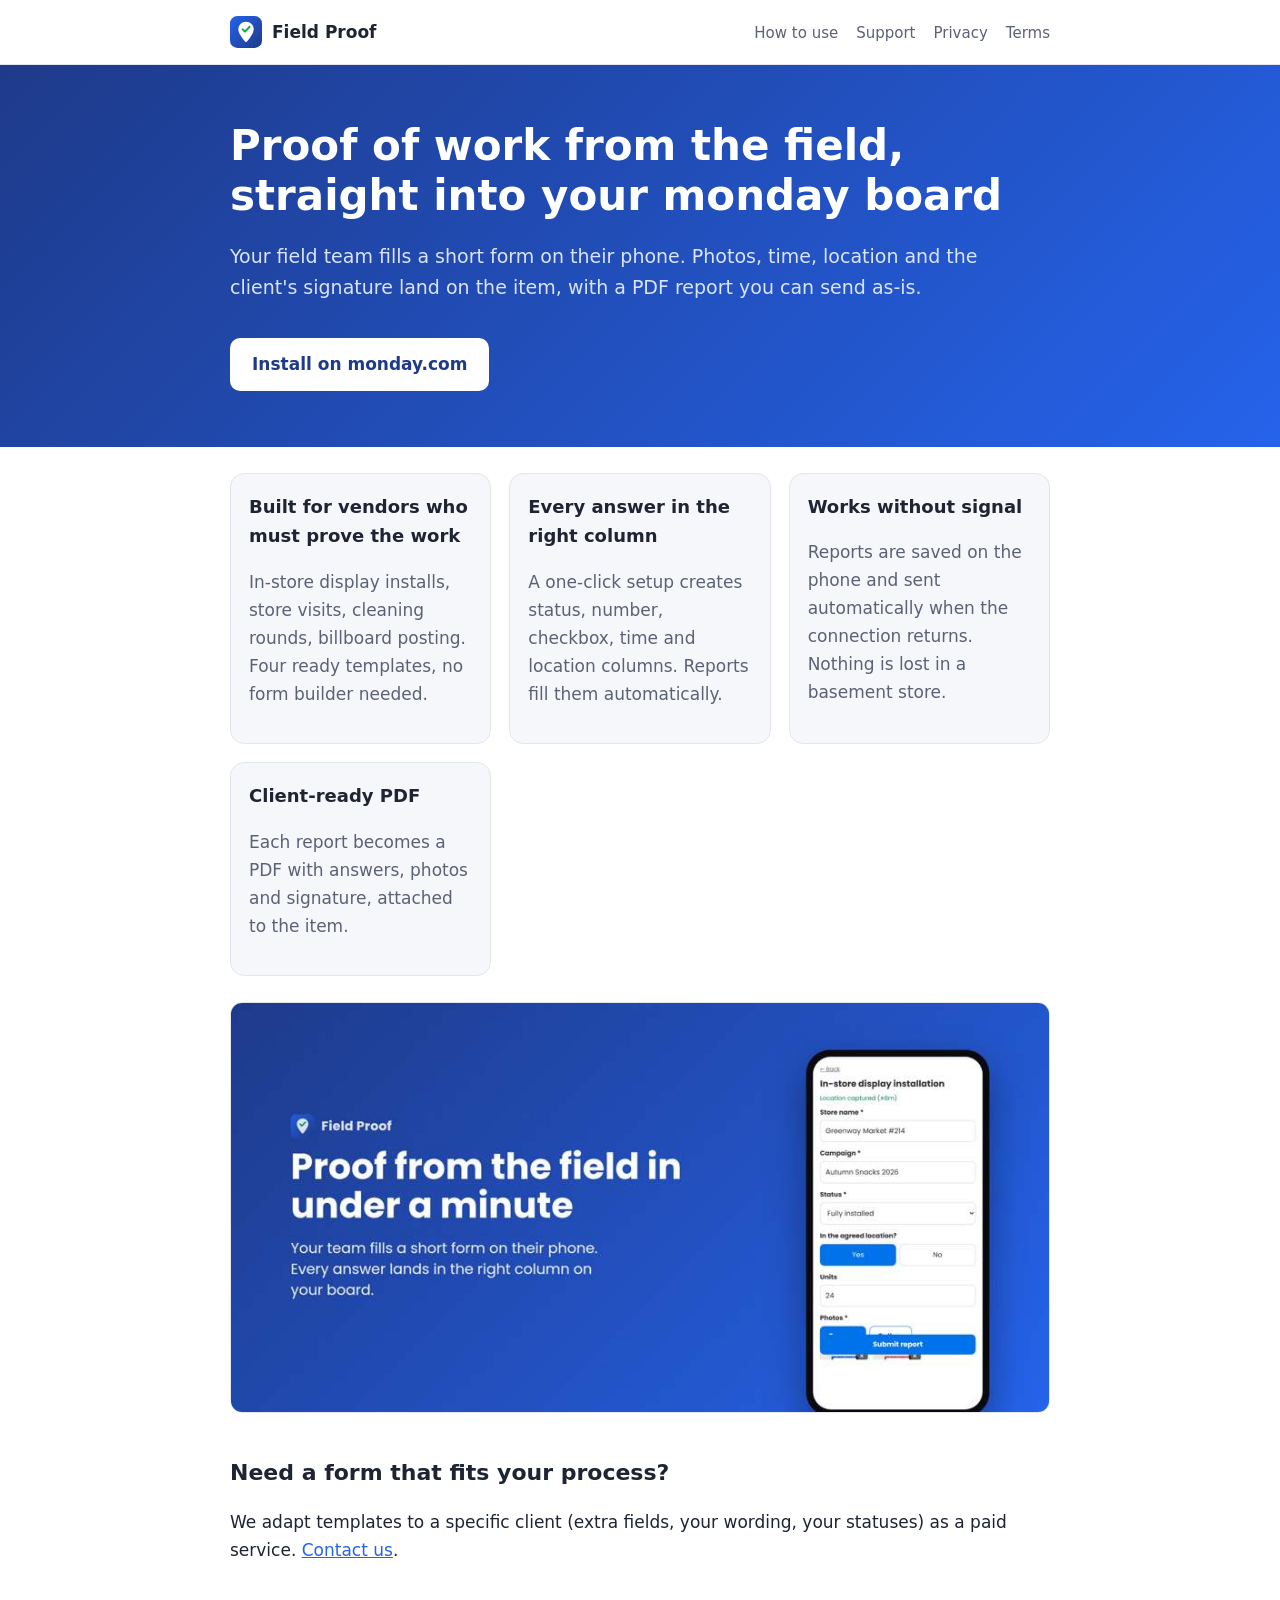
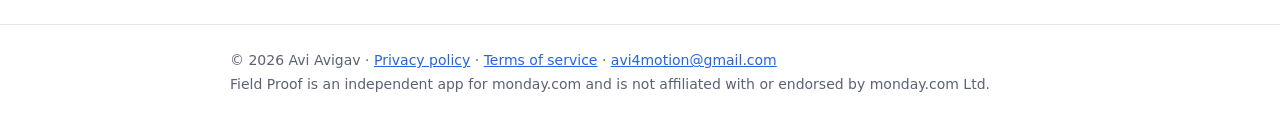
<file: index.html>
<!doctype html><html lang="en"><head><meta charset="utf-8"><meta name="viewport" content="width=device-width,initial-scale=1">
<title>Field Proof – proof of work from the field</title><meta name="description" content="Field Proof turns a phone into a proof-of-work tool for monday.com: photos, GPS, time, signature and a client-ready PDF on every item."><link rel="icon" href="icon.svg"><link rel="stylesheet" href="style.css"></head><body><header class="top"><div class="wrap"><a class="logo" href="index.html"><img src="icon.svg" alt="">Field Proof</a>
<nav><a href="how-to.html">How to use</a><a href="support.html">Support</a><a href="privacy.html">Privacy</a><a href="terms.html">Terms</a></nav></div></header>
<section class="hero"><div class="wrap">
<h1>Proof of work from the field, straight into your monday board</h1>
<p class="lead">Your field team fills a short form on their phone. Photos, time, location and the client's signature land on the item, with a PDF report you can send as-is.</p>
<a class="btn" href="#">Install on monday.com</a>
</div></section>
<main class="wrap">
<div class="grid">
<div class="card"><h3>Built for vendors who must prove the work</h3><p class="muted">In-store display installs, store visits, cleaning rounds, billboard posting. Four ready templates, no form builder needed.</p></div>
<div class="card"><h3>Every answer in the right column</h3><p class="muted">A one-click setup creates status, number, checkbox, time and location columns. Reports fill them automatically.</p></div>
<div class="card"><h3>Works without signal</h3><p class="muted">Reports are saved on the phone and sent automatically when the connection returns. Nothing is lost in a basement store.</p></div>
<div class="card"><h3>Client-ready PDF</h3><p class="muted">Each report becomes a PDF with answers, photos and signature, attached to the item.</p></div>
</div>
<img class="shot" src="hero.jpg" alt="Field Proof form on a phone">
<h2>Need a form that fits your process?</h2>
<p>We adapt templates to a specific client (extra fields, your wording, your statuses) as a paid service. <a href="support.html">Contact us</a>.</p>
</main><footer><div class="wrap">© 2026 Avi Avigav · <a href="privacy.html">Privacy policy</a> · <a href="terms.html">Terms of service</a> · <a href="mailto:avi4motion@gmail.com">avi4motion@gmail.com</a><br>Field Proof is an independent app for monday.com and is not affiliated with or endorsed by monday.com Ltd.</div></footer></body></html>
</file>
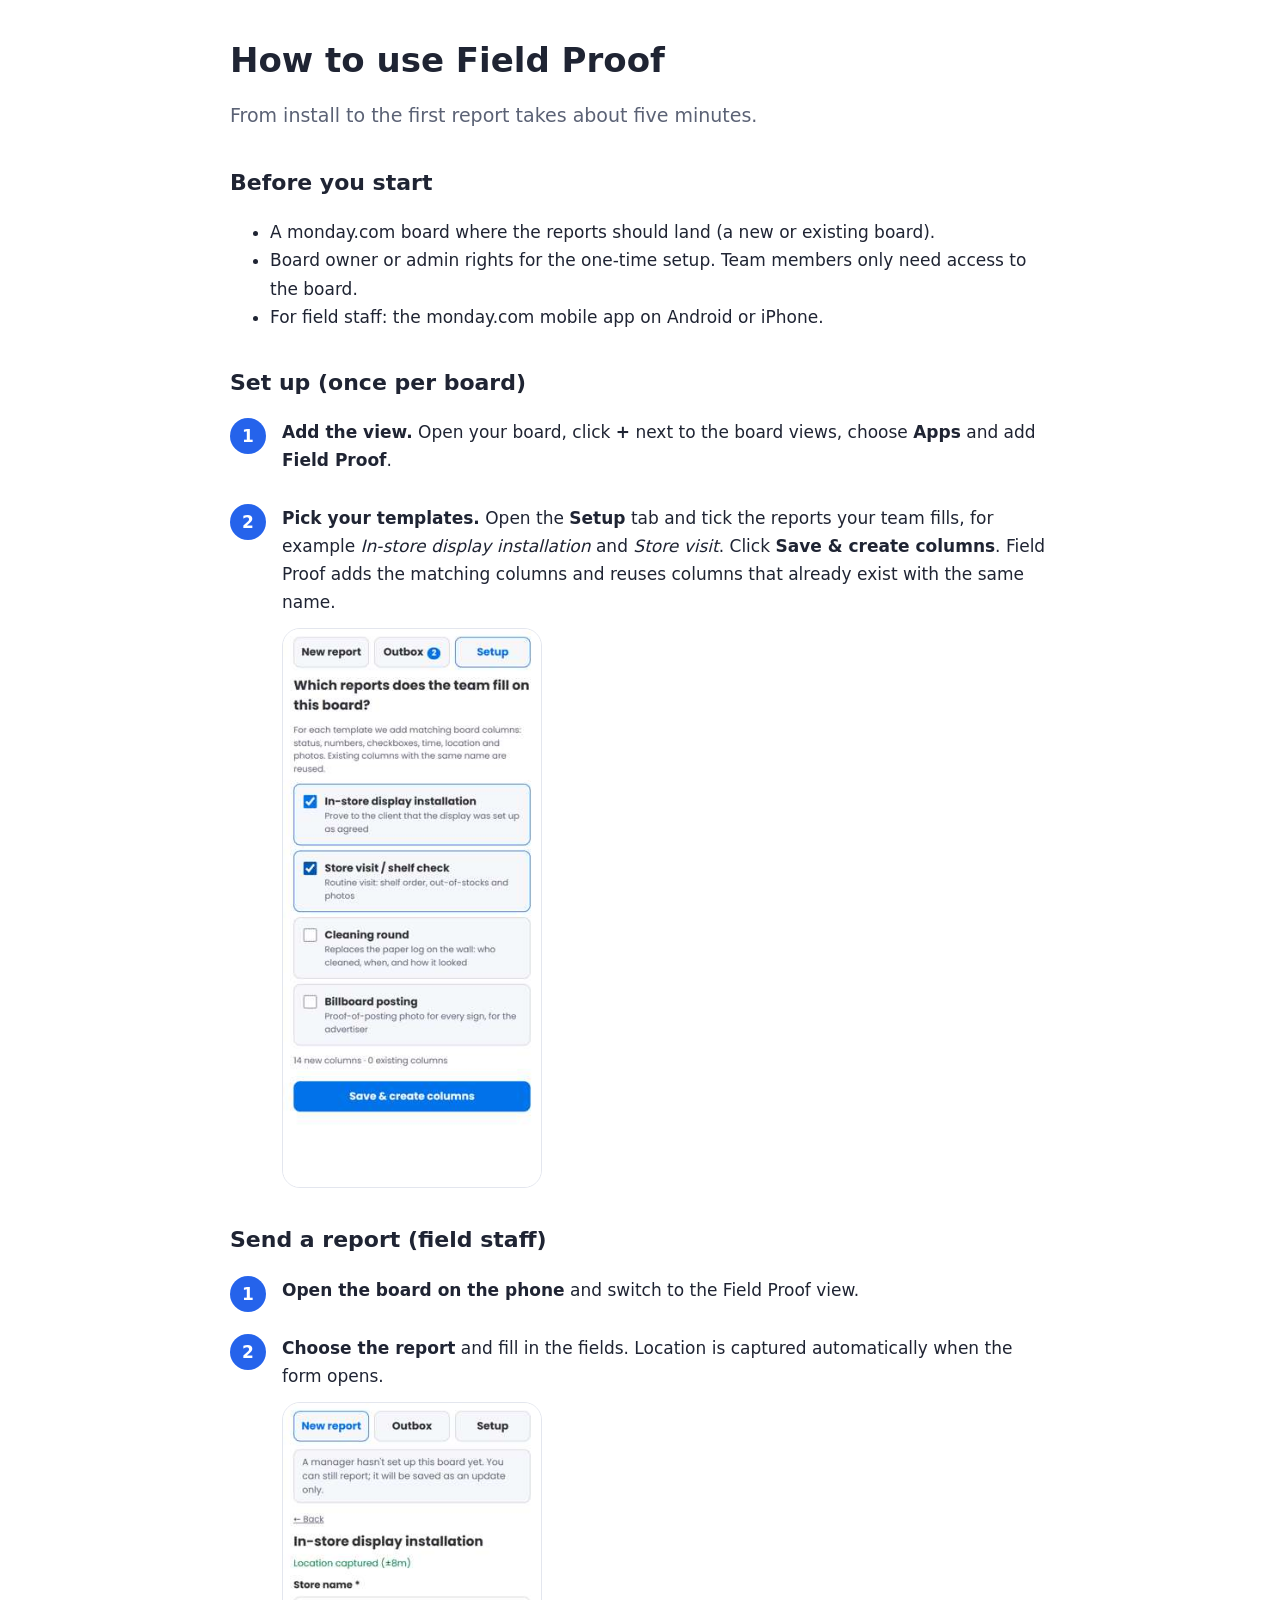
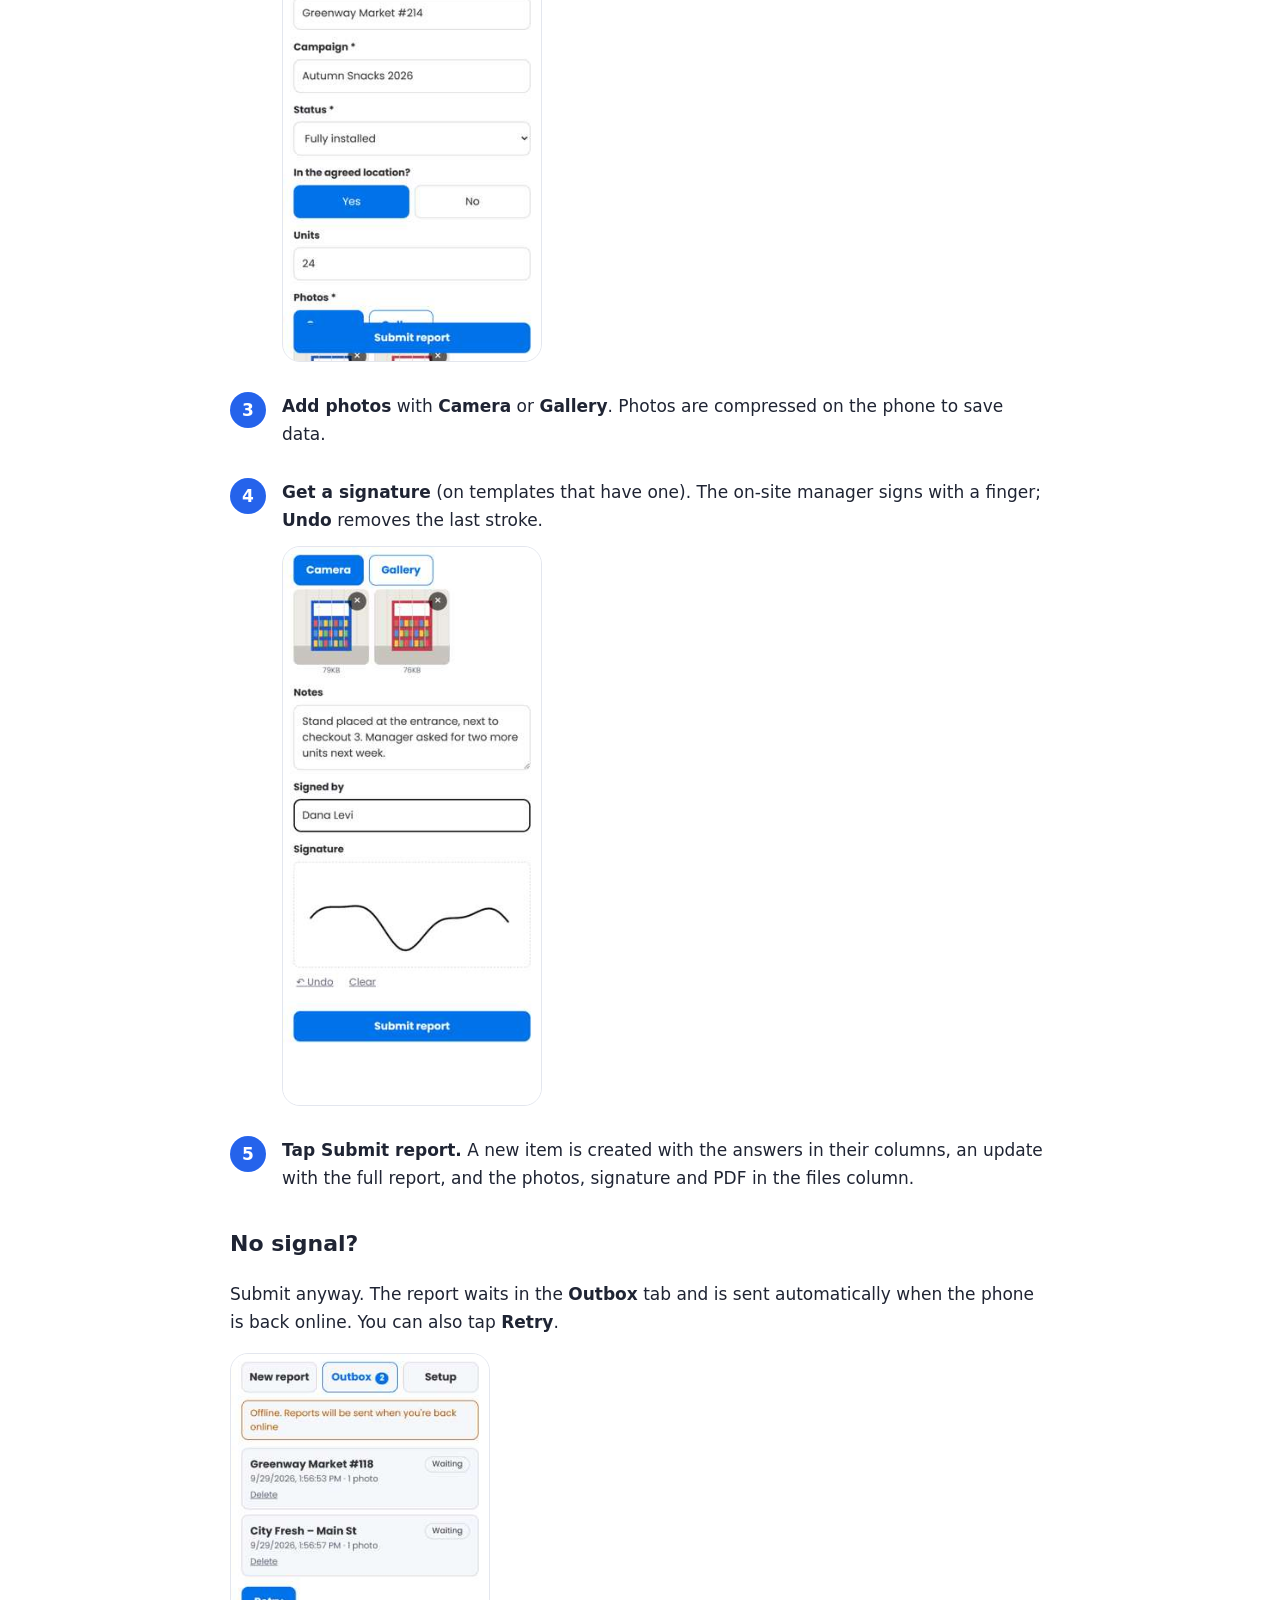
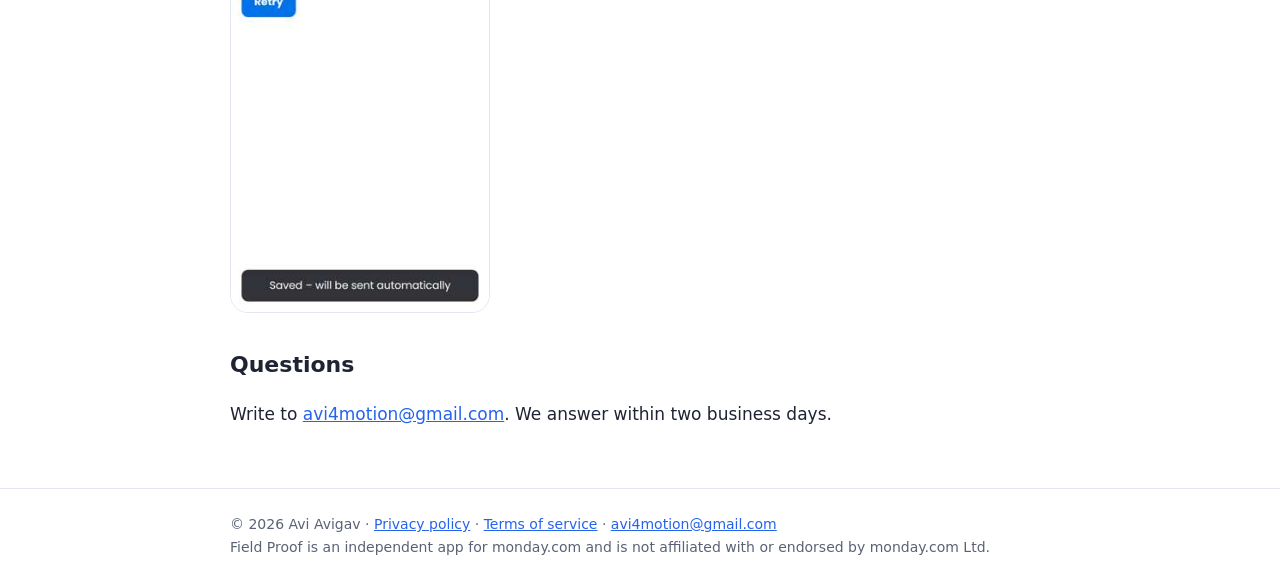
<file: how-to.html>
<!doctype html><html lang="en"><head><meta charset="utf-8"><meta name="viewport" content="width=device-width,initial-scale=1">
<title>How to use Field Proof</title><meta name="description" content="Install, set up and send your first proof-of-work report with Field Proof for monday.com."><link rel="icon" href="icon.svg"><link rel="stylesheet" href="style.css"></head><body>
<main class="wrap">
<h1>How to use Field Proof</h1>
<p class="lead">From install to the first report takes about five minutes.</p>
<h2>Before you start</h2>
<ul><li>A monday.com board where the reports should land (a new or existing board).</li>
<li>Board owner or admin rights for the one-time setup. Team members only need access to the board.</li>
<li>For field staff: the monday.com mobile app on Android or iPhone.</li></ul>
<h2>Set up (once per board)</h2>
<ol class="steps">
<li><b>Add the view.</b> Open your board, click <b>+</b> next to the board views, choose <b>Apps</b> and add <b>Field Proof</b>.</li>
<li><b>Pick your templates.</b> Open the <b>Setup</b> tab and tick the reports your team fills, for example <i>In-store display installation</i> and <i>Store visit</i>. Click <b>Save &amp; create columns</b>. Field Proof adds the matching columns and reuses columns that already exist with the same name.
<img class="phone" src="setup.jpg" alt="Setup tab"></li>
</ol>
<h2>Send a report (field staff)</h2>
<ol class="steps">
<li><b>Open the board on the phone</b> and switch to the Field Proof view.</li>
<li><b>Choose the report</b> and fill in the fields. Location is captured automatically when the form opens.
<img class="phone" src="form-top.jpg" alt="Report form"></li>
<li><b>Add photos</b> with <b>Camera</b> or <b>Gallery</b>. Photos are compressed on the phone to save data.</li>
<li><b>Get a signature</b> (on templates that have one). The on-site manager signs with a finger; <b>Undo</b> removes the last stroke.
<img class="phone" src="signature.jpg" alt="Signature"></li>
<li><b>Tap Submit report.</b> A new item is created with the answers in their columns, an update with the full report, and the photos, signature and PDF in the files column.</li>
</ol>
<h2>No signal?</h2>
<p>Submit anyway. The report waits in the <b>Outbox</b> tab and is sent automatically when the phone is back online. You can also tap <b>Retry</b>.</p>
<img class="phone" src="outbox.jpg" alt="Outbox">
<h2>Questions</h2>
<p>Write to <a href="mailto:avi4motion@gmail.com">avi4motion@gmail.com</a>. We answer within two business days.</p>
</main><footer><div class="wrap">© 2026 Avi Avigav · <a href="privacy.html">Privacy policy</a> · <a href="terms.html">Terms of service</a> · <a href="mailto:avi4motion@gmail.com">avi4motion@gmail.com</a><br>Field Proof is an independent app for monday.com and is not affiliated with or endorsed by monday.com Ltd.</div></footer></body></html>
</file>
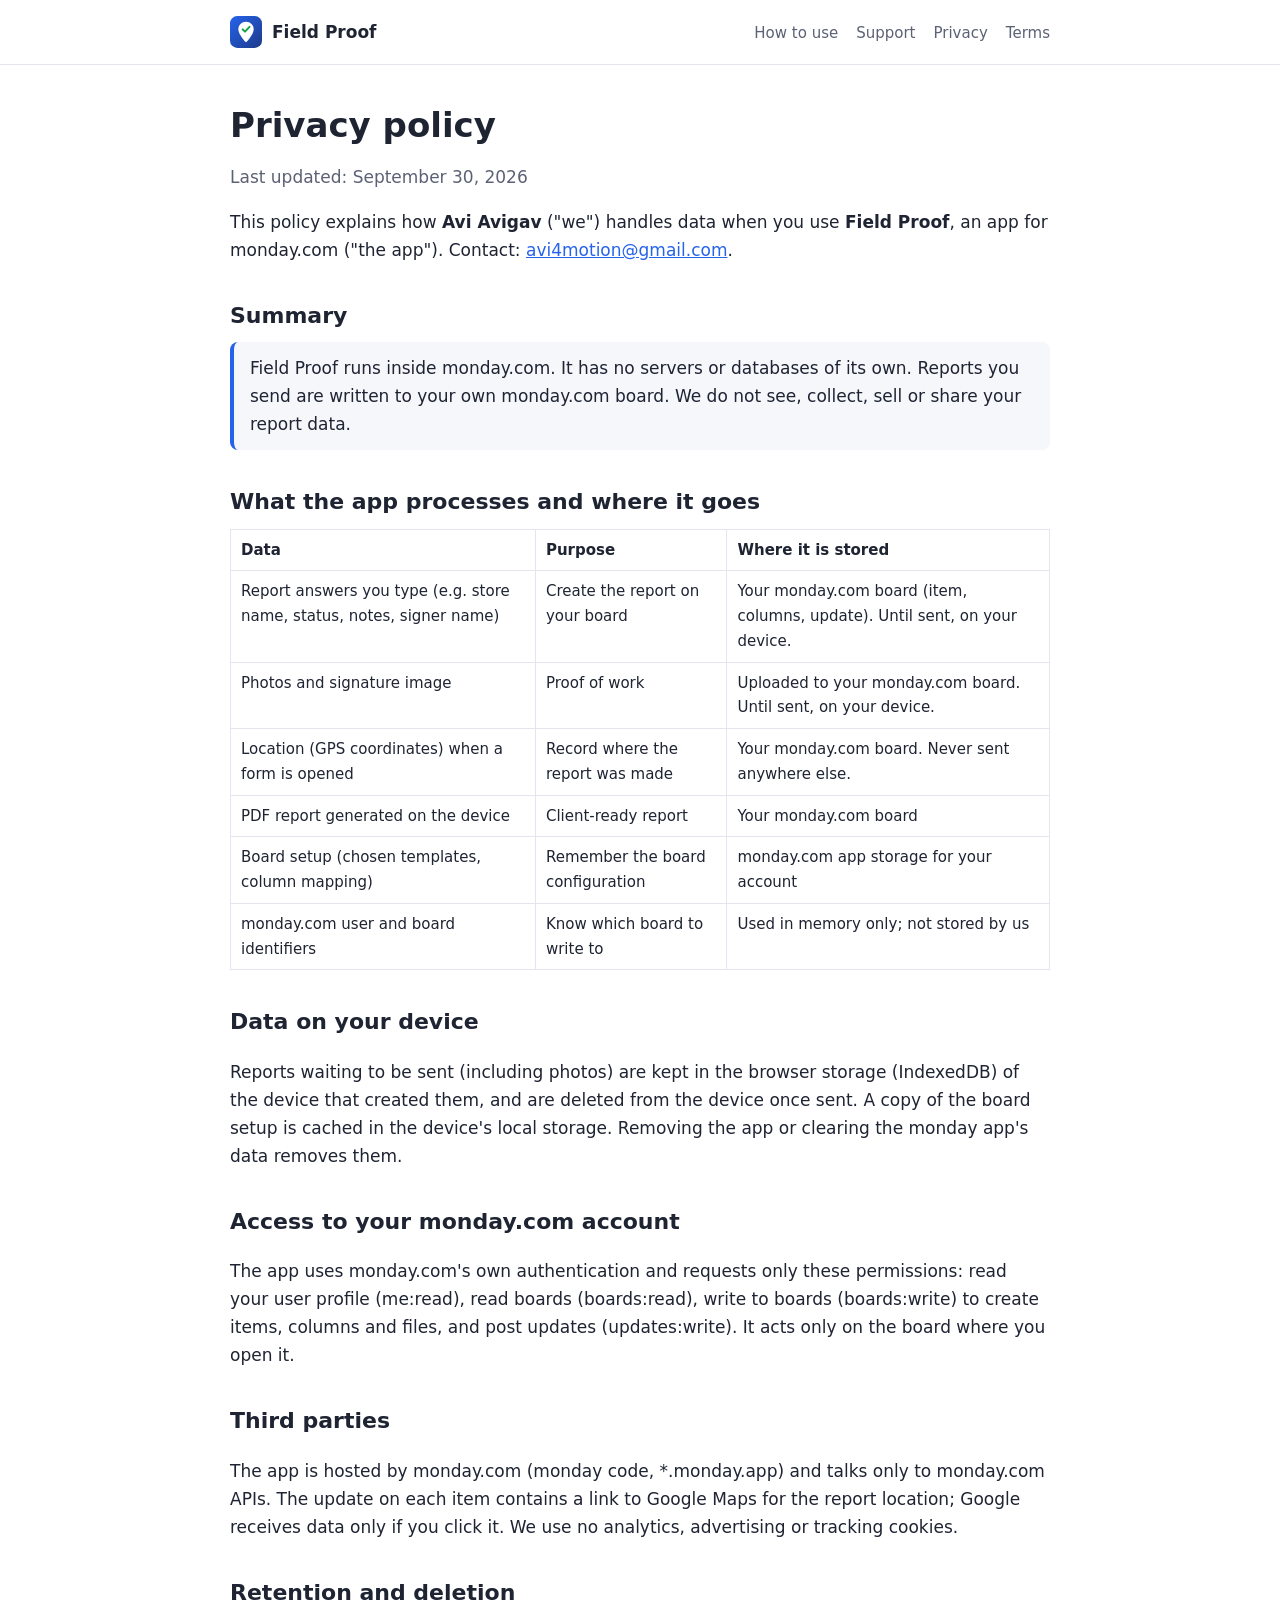
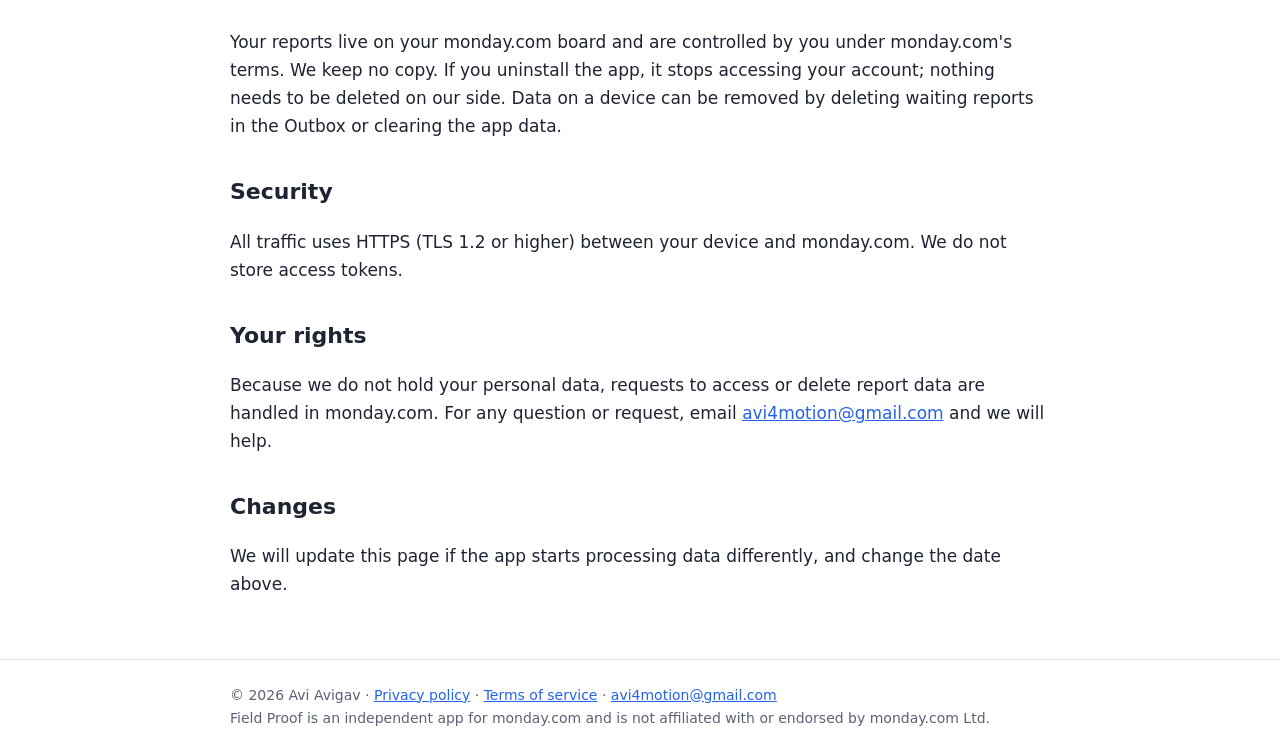
<file: privacy.html>
<!doctype html><html lang="en"><head><meta charset="utf-8"><meta name="viewport" content="width=device-width,initial-scale=1">
<title>Field Proof privacy policy</title><meta name="description" content="How Field Proof handles your data."><link rel="icon" href="icon.svg"><link rel="stylesheet" href="style.css"></head><body><header class="top"><div class="wrap"><a class="logo" href="index.html"><img src="icon.svg" alt="">Field Proof</a>
<nav><a href="how-to.html">How to use</a><a href="support.html">Support</a><a href="privacy.html">Privacy</a><a href="terms.html">Terms</a></nav></div></header>
<main class="wrap">
<h1>Privacy policy</h1>
<p class="muted">Last updated: September 30, 2026</p>
<p>This policy explains how <b>Avi Avigav</b> ("we") handles data when you use <b>Field Proof</b>, an app for monday.com ("the app"). Contact: <a href="mailto:avi4motion@gmail.com">avi4motion@gmail.com</a>.</p>
<h2>Summary</h2>
<div class="note">Field Proof runs inside monday.com. It has no servers or databases of its own. Reports you send are written to your own monday.com board. We do not see, collect, sell or share your report data.</div>
<h2>What the app processes and where it goes</h2>
<table><tr><th>Data</th><th>Purpose</th><th>Where it is stored</th></tr>
<tr><td>Report answers you type (e.g. store name, status, notes, signer name)</td><td>Create the report on your board</td><td>Your monday.com board (item, columns, update). Until sent, on your device.</td></tr>
<tr><td>Photos and signature image</td><td>Proof of work</td><td>Uploaded to your monday.com board. Until sent, on your device.</td></tr>
<tr><td>Location (GPS coordinates) when a form is opened</td><td>Record where the report was made</td><td>Your monday.com board. Never sent anywhere else.</td></tr>
<tr><td>PDF report generated on the device</td><td>Client-ready report</td><td>Your monday.com board</td></tr>
<tr><td>Board setup (chosen templates, column mapping)</td><td>Remember the board configuration</td><td>monday.com app storage for your account</td></tr>
<tr><td>monday.com user and board identifiers</td><td>Know which board to write to</td><td>Used in memory only; not stored by us</td></tr></table>
<h2>Data on your device</h2>
<p>Reports waiting to be sent (including photos) are kept in the browser storage (IndexedDB) of the device that created them, and are deleted from the device once sent. A copy of the board setup is cached in the device's local storage. Removing the app or clearing the monday app's data removes them.</p>
<h2>Access to your monday.com account</h2>
<p>The app uses monday.com's own authentication and requests only these permissions: read your user profile (me:read), read boards (boards:read), write to boards (boards:write) to create items, columns and files, and post updates (updates:write). It acts only on the board where you open it.</p>
<h2>Third parties</h2>
<p>The app is hosted by monday.com (monday code, *.monday.app) and talks only to monday.com APIs. The update on each item contains a link to Google Maps for the report location; Google receives data only if you click it. We use no analytics, advertising or tracking cookies.</p>
<h2>Retention and deletion</h2>
<p>Your reports live on your monday.com board and are controlled by you under monday.com's terms. We keep no copy. If you uninstall the app, it stops accessing your account; nothing needs to be deleted on our side. Data on a device can be removed by deleting waiting reports in the Outbox or clearing the app data.</p>
<h2>Security</h2>
<p>All traffic uses HTTPS (TLS 1.2 or higher) between your device and monday.com. We do not store access tokens.</p>
<h2>Your rights</h2>
<p>Because we do not hold your personal data, requests to access or delete report data are handled in monday.com. For any question or request, email <a href="mailto:avi4motion@gmail.com">avi4motion@gmail.com</a> and we will help.</p>
<h2>Changes</h2>
<p>We will update this page if the app starts processing data differently, and change the date above.</p>
</main><footer><div class="wrap">© 2026 Avi Avigav · <a href="privacy.html">Privacy policy</a> · <a href="terms.html">Terms of service</a> · <a href="mailto:avi4motion@gmail.com">avi4motion@gmail.com</a><br>Field Proof is an independent app for monday.com and is not affiliated with or endorsed by monday.com Ltd.</div></footer></body></html>
</file>
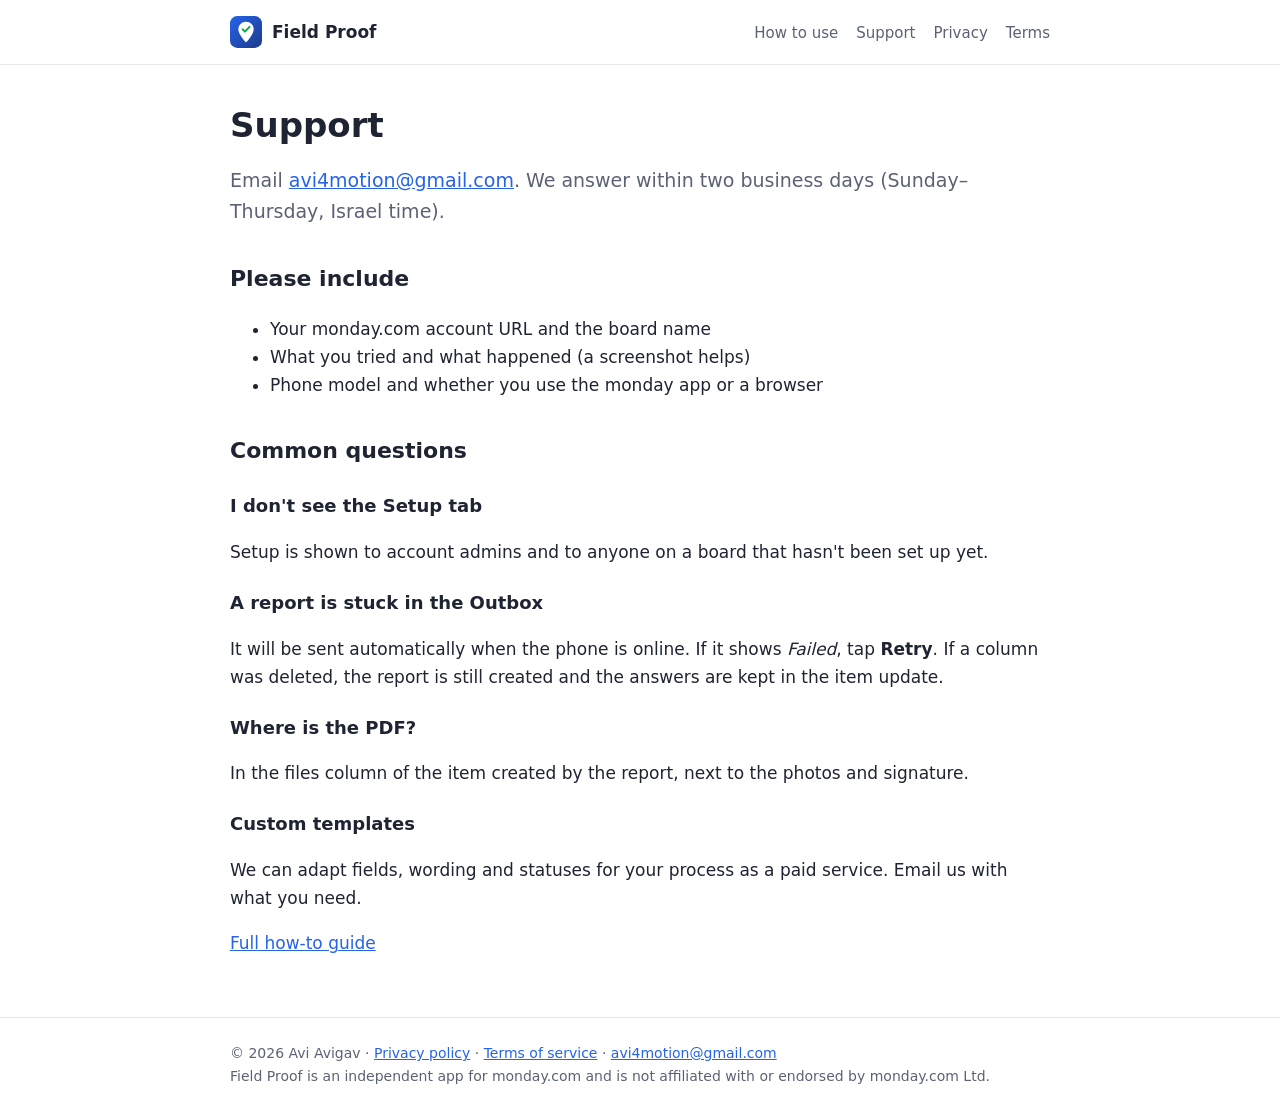
<file: support.html>
<!doctype html><html lang="en"><head><meta charset="utf-8"><meta name="viewport" content="width=device-width,initial-scale=1">
<title>Field Proof support</title><meta name="description" content="Get help with Field Proof for monday.com."><link rel="icon" href="icon.svg"><link rel="stylesheet" href="style.css"></head><body><header class="top"><div class="wrap"><a class="logo" href="index.html"><img src="icon.svg" alt="">Field Proof</a>
<nav><a href="how-to.html">How to use</a><a href="support.html">Support</a><a href="privacy.html">Privacy</a><a href="terms.html">Terms</a></nav></div></header>
<main class="wrap">
<h1>Support</h1>
<p class="lead">Email <a href="mailto:avi4motion@gmail.com">avi4motion@gmail.com</a>. We answer within two business days (Sunday–Thursday, Israel time).</p>
<h2>Please include</h2>
<ul><li>Your monday.com account URL and the board name</li><li>What you tried and what happened (a screenshot helps)</li><li>Phone model and whether you use the monday app or a browser</li></ul>
<h2>Common questions</h2>
<h3>I don't see the Setup tab</h3><p>Setup is shown to account admins and to anyone on a board that hasn't been set up yet.</p>
<h3>A report is stuck in the Outbox</h3><p>It will be sent automatically when the phone is online. If it shows <i>Failed</i>, tap <b>Retry</b>. If a column was deleted, the report is still created and the answers are kept in the item update.</p>
<h3>Where is the PDF?</h3><p>In the files column of the item created by the report, next to the photos and signature.</p>
<h3>Custom templates</h3><p>We can adapt fields, wording and statuses for your process as a paid service. Email us with what you need.</p>
<p><a href="how-to.html">Full how-to guide</a></p>
</main><footer><div class="wrap">© 2026 Avi Avigav · <a href="privacy.html">Privacy policy</a> · <a href="terms.html">Terms of service</a> · <a href="mailto:avi4motion@gmail.com">avi4motion@gmail.com</a><br>Field Proof is an independent app for monday.com and is not affiliated with or endorsed by monday.com Ltd.</div></footer></body></html>
</file>
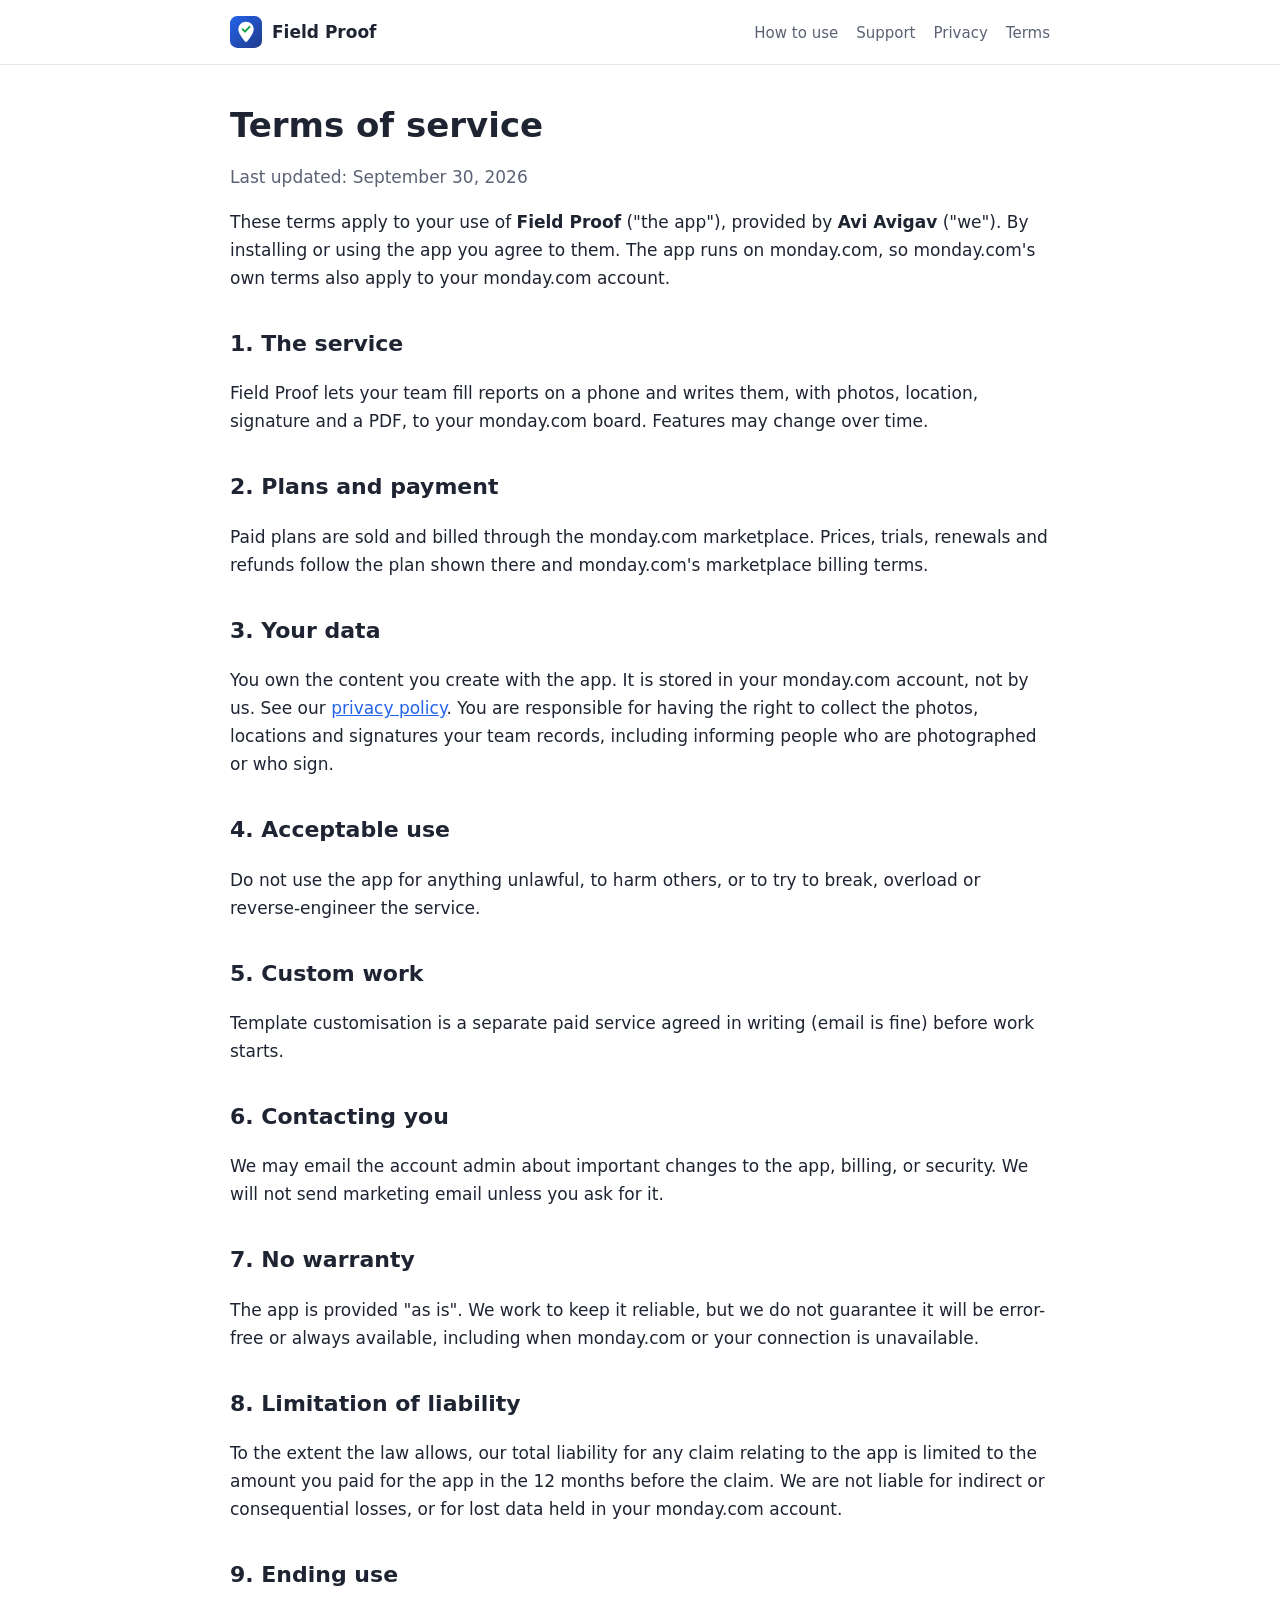
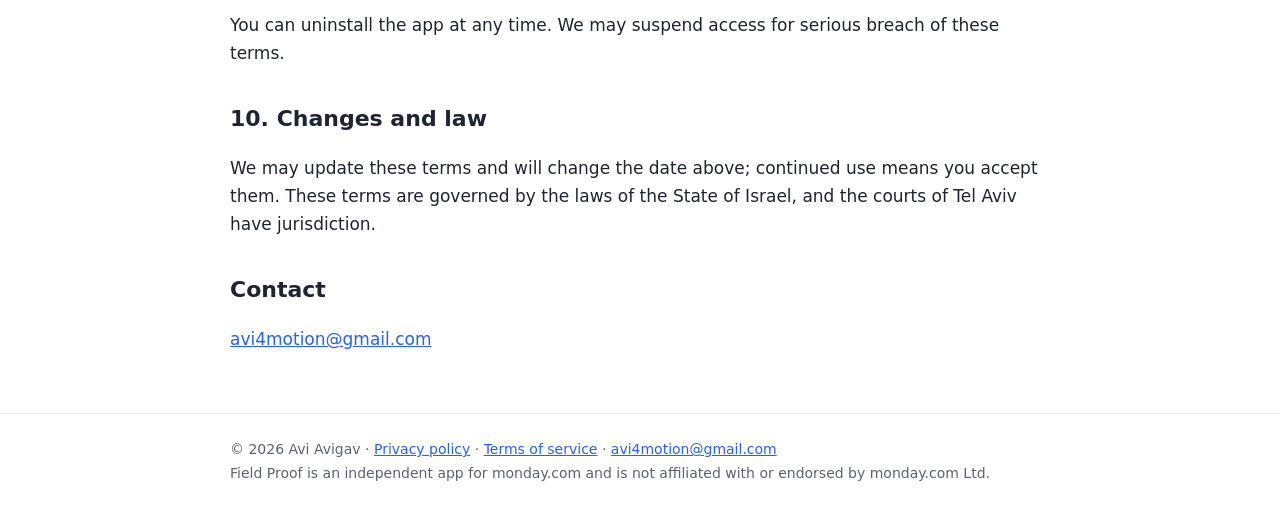
<file: terms.html>
<!doctype html><html lang="en"><head><meta charset="utf-8"><meta name="viewport" content="width=device-width,initial-scale=1">
<title>Field Proof terms of service</title><meta name="description" content="Terms for using Field Proof for monday.com."><link rel="icon" href="icon.svg"><link rel="stylesheet" href="style.css"></head><body><header class="top"><div class="wrap"><a class="logo" href="index.html"><img src="icon.svg" alt="">Field Proof</a>
<nav><a href="how-to.html">How to use</a><a href="support.html">Support</a><a href="privacy.html">Privacy</a><a href="terms.html">Terms</a></nav></div></header>
<main class="wrap">
<h1>Terms of service</h1>
<p class="muted">Last updated: September 30, 2026</p>
<p>These terms apply to your use of <b>Field Proof</b> ("the app"), provided by <b>Avi Avigav</b> ("we"). By installing or using the app you agree to them. The app runs on monday.com, so monday.com's own terms also apply to your monday.com account.</p>
<h2>1. The service</h2><p>Field Proof lets your team fill reports on a phone and writes them, with photos, location, signature and a PDF, to your monday.com board. Features may change over time.</p>
<h2>2. Plans and payment</h2><p>Paid plans are sold and billed through the monday.com marketplace. Prices, trials, renewals and refunds follow the plan shown there and monday.com's marketplace billing terms.</p>
<h2>3. Your data</h2><p>You own the content you create with the app. It is stored in your monday.com account, not by us. See our <a href="privacy.html">privacy policy</a>. You are responsible for having the right to collect the photos, locations and signatures your team records, including informing people who are photographed or who sign.</p>
<h2>4. Acceptable use</h2><p>Do not use the app for anything unlawful, to harm others, or to try to break, overload or reverse-engineer the service.</p>
<h2>5. Custom work</h2><p>Template customisation is a separate paid service agreed in writing (email is fine) before work starts.</p>
<h2>6. Contacting you</h2><p>We may email the account admin about important changes to the app, billing, or security. We will not send marketing email unless you ask for it.</p>
<h2>7. No warranty</h2><p>The app is provided "as is". We work to keep it reliable, but we do not guarantee it will be error-free or always available, including when monday.com or your connection is unavailable.</p>
<h2>8. Limitation of liability</h2><p>To the extent the law allows, our total liability for any claim relating to the app is limited to the amount you paid for the app in the 12 months before the claim. We are not liable for indirect or consequential losses, or for lost data held in your monday.com account.</p>
<h2>9. Ending use</h2><p>You can uninstall the app at any time. We may suspend access for serious breach of these terms.</p>
<h2>10. Changes and law</h2><p>We may update these terms and will change the date above; continued use means you accept them. These terms are governed by the laws of the State of Israel, and the courts of Tel Aviv have jurisdiction.</p>
<h2>Contact</h2><p><a href="mailto:avi4motion@gmail.com">avi4motion@gmail.com</a></p>
</main><footer><div class="wrap">© 2026 Avi Avigav · <a href="privacy.html">Privacy policy</a> · <a href="terms.html">Terms of service</a> · <a href="mailto:avi4motion@gmail.com">avi4motion@gmail.com</a><br>Field Proof is an independent app for monday.com and is not affiliated with or endorsed by monday.com Ltd.</div></footer></body></html>
</file>
<file: style.css>
:root{--ink:#1f2433;--muted:#5b6275;--line:#e3e6ee;--brand:#1e3a8a;--brand2:#2563eb;--bg:#fff;--soft:#f5f7fb}
@media (prefers-color-scheme:dark){:root{--ink:#e6e8ef;--muted:#a3a9ba;--line:#2c3248;--bg:#12162a;--soft:#1a1f38}}
*{box-sizing:border-box}
body{margin:0;font:17px/1.65 Poppins,system-ui,-apple-system,"Segoe UI",Arial,sans-serif;color:var(--ink);background:var(--bg)}
a{color:var(--brand2)}
.wrap{max-width:860px;margin:0 auto;padding:0 20px}
header.top{border-bottom:1px solid var(--line)}
header.top .wrap{display:flex;align-items:center;justify-content:space-between;height:64px}
.logo{display:flex;align-items:center;gap:10px;font-weight:700;color:inherit;text-decoration:none}
.logo img{width:32px;height:32px}
nav a{margin-inline-start:18px;color:var(--muted);text-decoration:none;font-size:15px}
nav a:hover{color:var(--ink)}
h1{font-size:34px;line-height:1.2;margin:40px 0 12px}
h2{font-size:22px;margin:34px 0 8px}
h3{font-size:18px;margin:22px 0 6px}
.lead{font-size:19px;color:var(--muted)}
.muted{color:var(--muted)}
.hero{background:linear-gradient(135deg,var(--brand),var(--brand2));color:#fff;padding:56px 0}
.hero h1{margin-top:0;font-size:42px}
.hero .lead{color:#dbe4ff}
.btn{display:inline-block;background:#fff;color:var(--brand);font-weight:700;padding:12px 22px;border-radius:10px;text-decoration:none;margin-top:16px}
.grid{display:grid;grid-template-columns:repeat(auto-fit,minmax(240px,1fr));gap:18px;margin:26px 0}
.card{border:1px solid var(--line);border-radius:14px;padding:18px;background:var(--soft)}
.card h3{margin-top:0}
img.shot{max-width:100%;border-radius:12px;border:1px solid var(--line)}
.steps{counter-reset:s;list-style:none;padding:0}
.steps>li{counter-increment:s;position:relative;padding-inline-start:52px;margin:0 0 30px}
.steps>li::before{content:counter(s);position:absolute;inset-inline-start:0;top:0;width:36px;height:36px;border-radius:50%;background:var(--brand2);color:#fff;display:grid;place-items:center;font-weight:700}
.phone{max-width:260px;display:block;margin:12px 0;border-radius:18px;border:1px solid var(--line)}
footer{border-top:1px solid var(--line);margin-top:60px;padding:24px 0;font-size:14px;color:var(--muted)}
table{border-collapse:collapse;width:100%;font-size:15px}
td,th{border:1px solid var(--line);padding:8px 10px;text-align:start;vertical-align:top}
.note{background:var(--soft);border-inline-start:4px solid var(--brand2);padding:12px 16px;border-radius:8px}
</file>
